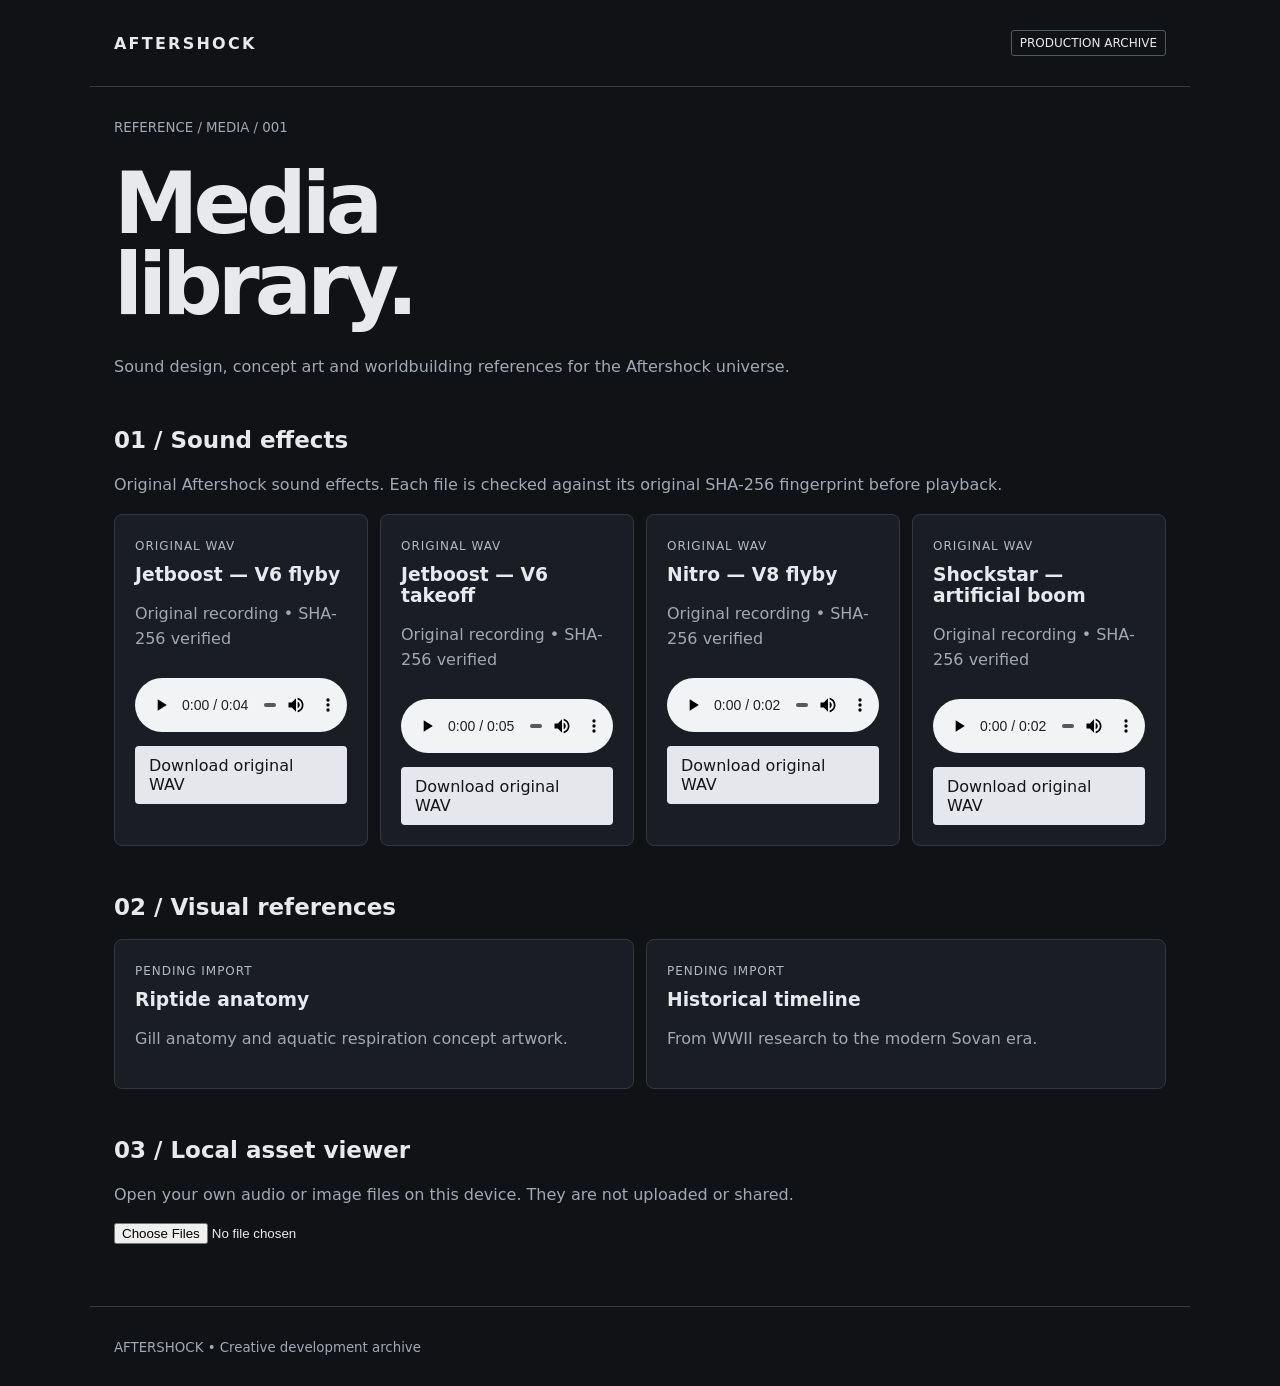
<file: aftershock-media/index.html>
<!doctype html><html lang="en"><head><meta charset="utf-8"><meta name="viewport" content="width=device-width,initial-scale=1"><meta name="robots" content="noindex"><title>Aftershock — Media Archive</title><style>*{box-sizing:border-box}body{margin:0;background:#101216;color:#e8e9ed;font:16px system-ui,sans-serif}header,main,footer{max-width:1100px;margin:auto;padding:30px 24px}header{border-bottom:1px solid #383a40;display:flex;justify-content:space-between;align-items:center}b{letter-spacing:.14em}small,.muted{color:#a3a8b3}h1{font-size:clamp(42px,8vw,85px);line-height:.95;letter-spacing:-.06em;margin:28px 0}h2{margin-top:48px;font-size:23px}p{line-height:1.6}.grid{display:grid;grid-template-columns:repeat(auto-fit,minmax(240px,1fr));gap:12px}.asset{background:#1a1d23;border:1px solid #343740;padding:20px;border-radius:8px}.asset h3{margin:10px 0}button,a.btn{background:#e5e7ec;color:#13151a;border:0;border-radius:4px;padding:10px 14px;font:inherit;cursor:pointer;text-decoration:none;display:inline-block}button:focus-visible{outline:3px solid #8bb7ff}audio{width:100%;margin:10px 0}.status{font-size:12px;letter-spacing:.08em;color:#b4bac5}footer{border-top:1px solid #383a40;margin-top:32px}input{max-width:100%}img{width:100%;border-radius:5px}.tag{border:1px solid #535866;border-radius:3px;padding:5px 8px;font-size:12px}</style></head><body><header><b>AFTERSHOCK</b><span class="tag">PRODUCTION ARCHIVE</span></header><main><small>REFERENCE / MEDIA / 001</small><h1>Media<br>library.</h1><p class="muted">Sound design, concept art and worldbuilding references for the Aftershock universe.</p><h2>01 / Sound effects</h2><p class="muted">Original Aftershock sound effects. Each file is checked against its original SHA-256 fingerprint before playback.</p><div class="grid" id="sounds"></div><h2>02 / Visual references</h2><div class="grid"><article class="asset"><span class="status">PENDING IMPORT</span><h3>Riptide anatomy</h3><p class="muted">Gill anatomy and aquatic respiration concept artwork.</p></article><article class="asset"><span class="status">PENDING IMPORT</span><h3>Historical timeline</h3><p class="muted">From WWII research to the modern Sovan era.</p></article></div><h2>03 / Local asset viewer</h2><p class="muted">Open your own audio or image files on this device. They are not uploaded or shared.</p><input type="file" id="files" accept="audio/*,image/*" multiple><div class="grid" id="local"></div></main><footer><small>AFTERSHOCK • Creative development archive</small></footer><script>
const defs=[['Jetboost — V6 flyby','Jetboost_V6_Subtle_Engine_Flyby','b5c1176fc96cb38edc459a5ab1201545dc5aa04ff81d007b92af0c2ee5261832'],['Jetboost — V6 takeoff','Jetboost_V6_Subtle_Engine_Takeoff','14f1e352e53de302346b50e585dc5e93fa3dc2cb7a6cb6d661743e48ab29d1a4'],['Nitro — V8 flyby','Nitro_V8_Detailed_Flyby','96baf98905f8311de9b8b95d094dc9c245c39c542f81108f51a93f34fce2f943'],['Shockstar — artificial boom','Shockstar_Normal_Boom','d94df735d139b47f3cd7cef69dfd8d3972379a1f6392c1361a933864b1d02d76']];
for(const [title,name,hash] of defs){const el=document.createElement('article');el.className='asset';el.innerHTML='<span class="status">ORIGINAL WAV</span><h3></h3><p class="muted">Loading master…</p><audio controls preload="none"></audio><a class="btn" download hidden>Download original WAV</a>';el.querySelector('h3').textContent=title;document.querySelector('#sounds').append(el);(async()=>{try{const res=await fetch('masters/'+name+'.b64');if(!res.ok)throw Error('Download failed');const raw=Uint8Array.from(atob((await res.text()).replace(/\s/g,'')),c=>c.charCodeAt(0));const bytes=await new Response(new Blob([raw]).stream().pipeThrough(new DecompressionStream('gzip'))).arrayBuffer();const digest=Array.from(new Uint8Array(await crypto.subtle.digest('SHA-256',bytes)),b=>b.toString(16).padStart(2,'0')).join('');if(digest!==hash)throw Error('Checksum mismatch');const url=URL.createObjectURL(new Blob([bytes],{type:'audio/wav'}));el.querySelector('audio').src=url;const a=el.querySelector('a');a.href=url;a.download=name+'.wav';a.hidden=false;el.querySelector('p').textContent='Original recording • SHA-256 verified';}catch(e){el.querySelector('p').textContent='Unable to load original: '+e.message;}})()}
document.querySelector('#files').onchange=e=>{for(const f of e.target.files){let el=document.createElement('article');el.className='asset';let h=document.createElement('h3');h.textContent=f.name;el.append(h);let m=document.createElement(f.type.startsWith('image/')?'img':'audio');m.src=URL.createObjectURL(f);m.controls=true;el.append(m);document.querySelector('#local').append(el)}};
</script></body></html>
</file>
